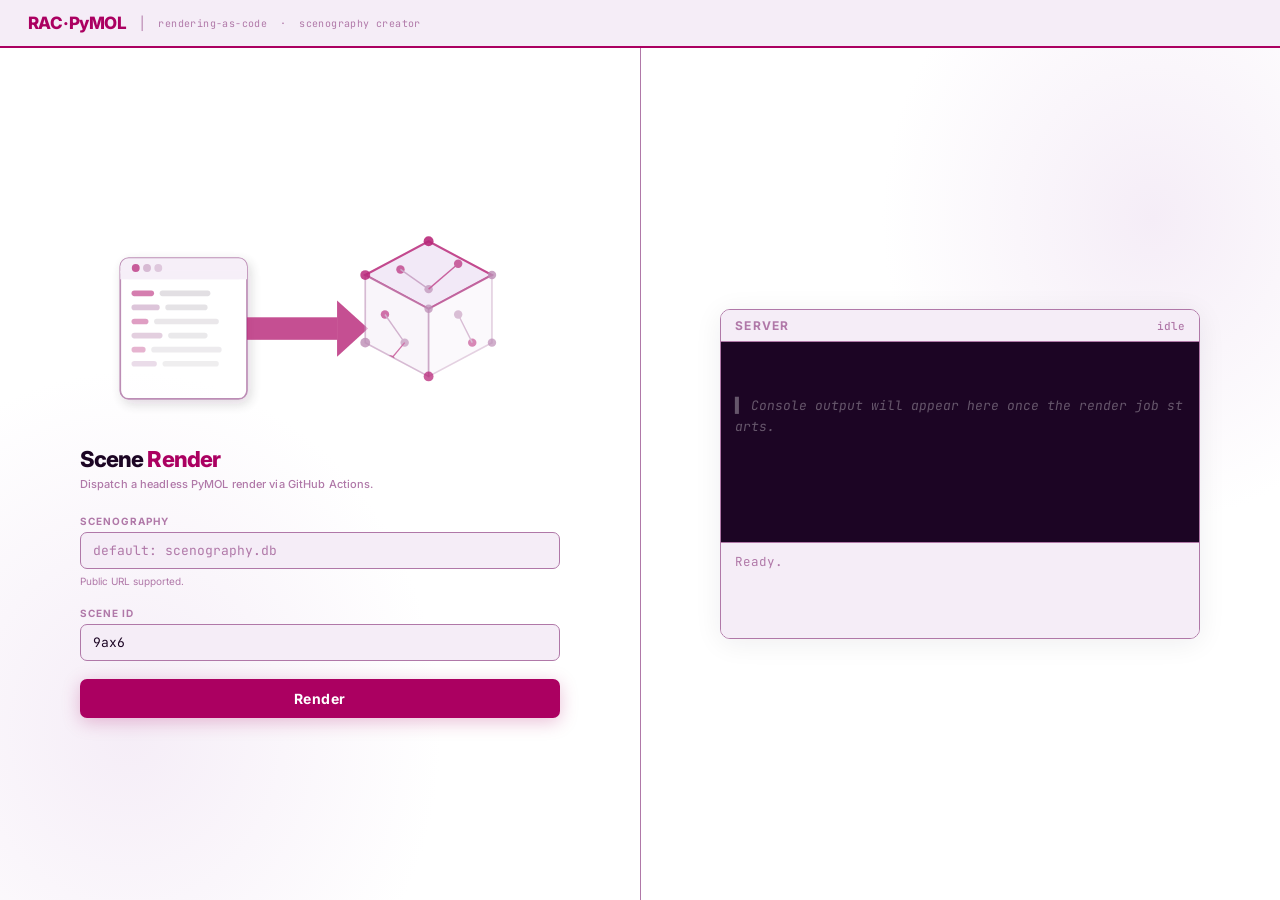
<file: index.html>
<!DOCTYPE html>
<html lang="en">
<head>
<meta charset="utf-8">
<meta name="viewport" content="width=device-width, initial-scale=1">
<title>RAC-PyMOL · Render</title>
<link rel="preconnect" href="https://fonts.googleapis.com">
<link rel="preconnect" href="https://fonts.gstatic.com" crossorigin>
<link href="https://fonts.googleapis.com/css2?family=Inter:wght@400;500;600;700;800&family=JetBrains+Mono:wght@400;600&display=swap" rel="stylesheet">
<!-- ── styles extracted to doc/styles.css ── -->
<link rel="stylesheet" href="doc/styles.css">
</head>
<body>
<div id="app">
  <!-- fragments injected by bootstrap below -->
</div>

<script>
// ── orchestrator: fetch each HTML fragment and inject into #app ───────────
(async function bootstrap() {
  const base = "doc/";
  const app  = document.getElementById("app");

  // 1. header
  app.insertAdjacentHTML("beforeend", await load(base + "header.html"));

  // 2. body wrapper + left/right panes (parallel fetch)
  const bodyDiv = document.createElement("div");
  bodyDiv.id = "body";
  app.appendChild(bodyDiv);
  const [leftHTML, rightHTML] = await Promise.all([
    load(base + "left-pane.html"),
    load(base + "right-pane.html"),
  ]);
  bodyDiv.insertAdjacentHTML("beforeend", leftHTML);
  bodyDiv.insertAdjacentHTML("beforeend", rightHTML);

  // 3. confirm overlay (outside #app)
  document.body.insertAdjacentHTML("beforeend", await load(base + "confirm-overlay.html"));

  // 4. app logic — loaded last so DOM is ready
  const s = document.createElement("script");
  s.src = base + "app.js";
  document.body.appendChild(s);
})();

async function load(url) {
  const r = await fetch(url);
  if (!r.ok) throw new Error(`Fragment load failed: ${url} (HTTP ${r.status})`);
  return r.text();
}
</script>
</body>
</html>
</file>
<file: doc/styles.css>
/* ── RAC-PyMOL · styles.css ───────────────────────────────────
   Palette derived from batch.py Vis (dark origin reversed to light)
   BG=#ffffff  SURF=#f5edf7  HI=#AB0061  HI2=#8b0a5e
   GRID=#4a1a6b  MUTE=#b078a8  FG=#1c0524
   ──────────────────────────────────────────────────────────── */

*, *::before, *::after { box-sizing: border-box; margin: 0; padding: 0; }

:root {
  --bg:      #ffffff;
  --surf:    #f5edf7;
  --border:  #b078a8;
  --hi:      #AB0061;
  --hi2:     #8b0a5e;
  --fg:      #1c0524;
  --mute:    #b078a8;
  --cbe-bg:  #1c0524;
  --cbe-fg:  #ffffff;
  --cbe-hi:  #AB0061;
  --cbe-dim: #4a1a6b;
  --green:   #166534;
}

html, body {
  height: 100vh; width: 100vw; overflow: hidden;
  background: var(--bg); color: var(--fg);
  font-family: 'Inter', system-ui, sans-serif; font-size: 13px;
  -webkit-font-smoothing: antialiased;
}

/* ── outer shell ─────────────────────────────────────────── */
#app { display: flex; flex-direction: column; height: 100vh; width: 100vw; }

/* ── header ──────────────────────────────────────────────── */
#header {
  flex-shrink: 0; padding: 0 28px; height: 48px;
  background: var(--surf); border-bottom: 2px solid var(--hi);
  display: flex; align-items: center; gap: 14px;
}
#header h1 {
  font-size: 17px; font-weight: 800; color: var(--hi);
  letter-spacing: -0.03em; font-family: 'Inter', sans-serif;
}
#header .sub {
  font-size: 10px; color: var(--mute);
  font-family: 'JetBrains Mono', monospace; letter-spacing: 0.04em;
}
#header .dot { color: var(--border); }

/* ── body: two equal panes ───────────────────────────────── */
#body { flex: 1 1 0; min-height: 0; display: flex; }

/* ── LEFT pane ───────────────────────────────────────────── */
#left {
  flex: 1 1 0; min-width: 0; position: relative;
  display: flex; align-items: center; justify-content: center;
  border-right: 1px solid var(--border);
  overflow: hidden;
  background: radial-gradient(ellipse 70% 60% at 20% 80%, #f5edf7 0%, #ffffff 70%);
}

#scene-icon {
  width: 88%;
  opacity: 0.84; pointer-events: none;
  display: block; margin: 0 auto 2px;
}

#form-card {
  position: relative; z-index: 1;
  width: 80%; max-width: 480px;
  display: flex; flex-direction: column; gap: 18px;
}

.form-heading { margin-bottom: 4px; }
.form-heading h2 {
  font-size: 22px; font-weight: 800; color: var(--fg);
  letter-spacing: -0.04em; line-height: 1.1;
}
.form-heading h2 span { color: var(--hi); }
.form-heading p {
  margin-top: 5px; font-size: 11px; color: var(--mute);
  font-weight: 500; letter-spacing: 0.01em; line-height: 1.5;
}

.field { display: flex; flex-direction: column; gap: 5px; }

label {
  font-size: 10px; font-weight: 700; color: var(--mute);
  text-transform: uppercase; letter-spacing: 0.1em;
  font-family: 'Inter', sans-serif;
}
.field-subtitle {
  font-size: 10px; color: var(--mute); line-height: 1.5;
  font-weight: 400;
}
input[type=text] {
  width: 100%; padding: 9px 12px;
  border: 1.5px solid var(--border); border-radius: 7px;
  background: var(--surf); color: var(--fg);
  font-size: 13px; font-family: 'JetBrains Mono', monospace;
  font-weight: 400; outline: none;
  transition: border-color 0.18s, box-shadow 0.18s;
}
input[type=text]:focus {
  border-color: var(--hi);
  box-shadow: 0 0 0 3px rgba(171,0,97,0.1);
}
input[type=text]::placeholder { color: var(--border); }

#cta {
  padding: 11px 0; background: var(--hi); color: #fff;
  border: none; border-radius: 7px; width: 100%;
  font-size: 14px; font-weight: 700; font-family: 'Inter', sans-serif;
  cursor: pointer; letter-spacing: 0.04em;
  transition: background 0.18s, transform 0.1s, box-shadow 0.18s;
  box-shadow: 0 4px 18px rgba(171,0,97,0.25);
}
#cta:hover {
  background: var(--hi2);
  box-shadow: 0 6px 24px rgba(139,10,94,0.35);
  transform: translateY(-1px);
}
#cta:active { transform: translateY(0); }
#cta:disabled { background: var(--mute); box-shadow: none; cursor: not-allowed; transform: none; }
#cta.local { background: var(--hi); box-shadow: 0 4px 18px rgba(171,0,97,0.25); }
#cta.local:hover { background: var(--hi2); box-shadow: 0 6px 24px rgba(139,10,94,0.35); }

/* ── RIGHT pane ──────────────────────────────────────────── */
#right {
  flex: 1 1 0; min-width: 0; position: relative;
  display: flex; align-items: center; justify-content: center;
  overflow: hidden;
  background: radial-gradient(ellipse 65% 55% at 80% 20%, #f5edf7 0%, #ffffff 65%);
}

#cbe-wrap {
  position: relative; z-index: 1;
  width: 80%; max-width: 480px;
  display: flex; flex-direction: column;
  border: 1.5px solid var(--border); border-radius: 10px;
  overflow: hidden;
  box-shadow: 0 4px 28px rgba(28,5,36,0.07);
}

/* title bar */
#cbe-label {
  background: var(--surf); padding: 8px 14px;
  font-size: 12px; font-weight: 700; color: var(--mute);
  text-transform: uppercase; letter-spacing: 0.1em;
  border-bottom: 1px solid var(--border);
  display: flex; justify-content: space-between; align-items: center;
  font-family: 'Inter', sans-serif;
}
#cbe-label .cbe-status {
  font-size: 11px; font-weight: 500; color: var(--border);
  text-transform: none; letter-spacing: 0; font-family: 'JetBrains Mono', monospace;
}

/* dark console */
#cbe {
  height: 200px; background: var(--cbe-bg);
  color: var(--cbe-fg); font-family: 'JetBrains Mono', monospace; font-size: 13px;
  line-height: 1.65; padding: 10px 14px; overflow-y: auto; position: relative;
  white-space: pre-wrap; word-break: break-all;
}
#cbe .prompt { color: var(--cbe-hi); font-weight: 600; }
#cbe-placeholder { color: #ffffff; opacity: 0.32; font-style: italic; padding: 0; margin: 0; display: block; }

/* event log */
#event-log {
  background: var(--surf); border-top: 1px solid var(--border);
  padding: 8px 14px; height: 96px; overflow-y: auto;
  font-size: 12.5px; font-family: 'JetBrains Mono', monospace;
  line-height: 1.65; color: var(--mute);
}
.ev-line { padding: 1px 0; }
.ev-line.ok   { color: var(--green); }
.ev-line.err  { color: #b91c1c; }
.ev-line.info { color: var(--hi); }

/* CBE action buttons */
#cbe-actions {
  display: none; padding: 6px 10px;
  gap: 7px; align-items: center; justify-content: flex-end;
  background: var(--cbe-bg); border-top: 1px solid #3a1050;
}
.cbe-btn-main {
  padding: 5px 14px; background: var(--hi); color: #fff;
  border: none; border-radius: 5px; font-size: 11px; font-weight: 700;
  font-family: 'Inter', sans-serif; cursor: pointer;
  transition: background 0.15s;
}
.cbe-btn-main:hover { background: var(--hi2); }
.cbe-btn-main:disabled { background: var(--cbe-dim); cursor: not-allowed; }
.cbe-btn-icon {
  padding: 5px 9px; background: #270833; color: var(--cbe-hi);
  border: 1px solid var(--cbe-hi); border-radius: 5px;
  font-size: 14px; cursor: pointer; transition: background 0.15s;
}
.cbe-btn-icon:hover { background: var(--hi); color: #fff; }
.cbe-btn-icon:disabled { opacity: 0.3; cursor: not-allowed; }

/* ── PAT overlay ────────────────────────────────────────── */
#pat-overlay {
  display: none; position: fixed; inset: 0;
  background: rgba(28,5,36,0.55); backdrop-filter: blur(4px);
  z-index: 101; align-items: center; justify-content: center;
}
#pat-overlay.show { display: flex; }
#pat-box {
  background: #fff; border: 2px solid var(--hi);
  border-radius: 12px; padding: 26px 30px; max-width: 360px; width: 90%;
  box-shadow: 0 12px 48px rgba(171,0,97,0.2);
}
#pat-box h2 {
  font-size: 16px; font-weight: 800; color: var(--hi);
  margin-bottom: 8px; letter-spacing: -0.02em;
  font-family: 'Inter', sans-serif;
}
#pat-box p {
  font-size: 12px; color: var(--mute); margin-bottom: 14px; line-height: 1.6;
}
#pat-box code {
  font-family: 'JetBrains Mono', monospace; font-size: 11px;
  background: var(--surf); padding: 1px 5px; border-radius: 3px;
}
.pat-field {
  display: flex; align-items: center; gap: 6px;
}
.pat-field input[type=password],
.pat-field input[type=text] {
  flex: 1; padding: 9px 12px;
  border: 1.5px solid var(--border); border-radius: 7px;
  background: var(--surf); color: var(--fg);
  font-size: 13px; font-family: 'JetBrains Mono', monospace;
  outline: none; transition: border-color 0.18s, box-shadow 0.18s;
}
.pat-field input:focus {
  border-color: var(--hi); box-shadow: 0 0 0 3px rgba(171,0,97,0.1);
}
.pat-eye {
  background: none; border: 1.5px solid var(--border); border-radius: 6px;
  padding: 6px 8px; cursor: pointer; font-size: 14px; line-height: 1;
  color: var(--mute); transition: border-color 0.15s;
  flex-shrink: 0;
}
.pat-eye:hover { border-color: var(--hi); color: var(--hi); }

/* ── confirm overlay ─────────────────────────────────────── */
#confirm-overlay {
  display: none; position: fixed; inset: 0;
  background: rgba(28,5,36,0.55); backdrop-filter: blur(4px);
  z-index: 100; align-items: center; justify-content: center;
}
#confirm-overlay.show { display: flex; }
#confirm-box {
  background: #fff; border: 2px solid var(--hi);
  border-radius: 12px; padding: 26px 30px; max-width: 380px; width: 90%;
  box-shadow: 0 12px 48px rgba(171,0,97,0.2);
}
#confirm-box h2 {
  font-size: 16px; font-weight: 800; color: var(--hi);
  margin-bottom: 8px; letter-spacing: -0.02em;
  font-family: 'Inter', sans-serif;
}
#confirm-box p {
  font-size: 12px; color: var(--mute); margin-bottom: 14px; line-height: 1.6;
  font-weight: 400;
}
.confirm-params {
  font-family: 'JetBrains Mono', monospace; font-size: 11px;
  background: var(--surf); padding: 8px 11px; border-radius: 6px;
  border: 1px solid var(--border); margin-bottom: 16px;
  color: var(--fg); word-break: break-all; line-height: 1.7;
}
.confirm-actions { display: flex; gap: 8px; justify-content: flex-end; }
.btn-cancel {
  padding: 7px 16px; background: var(--bg); color: var(--mute);
  border: 1.5px solid var(--border); border-radius: 6px;
  cursor: pointer; font-size: 12px; font-weight: 600;
  font-family: 'Inter', sans-serif;
  transition: border-color 0.15s;
}
.btn-cancel:hover { border-color: var(--mute); }
.btn-go {
  padding: 7px 16px; background: var(--hi); color: #fff;
  border: none; border-radius: 6px; cursor: pointer;
  font-size: 12px; font-weight: 700; font-family: 'Inter', sans-serif;
  transition: background 0.15s;
}
.btn-go:hover { background: var(--hi2); }
</file>
